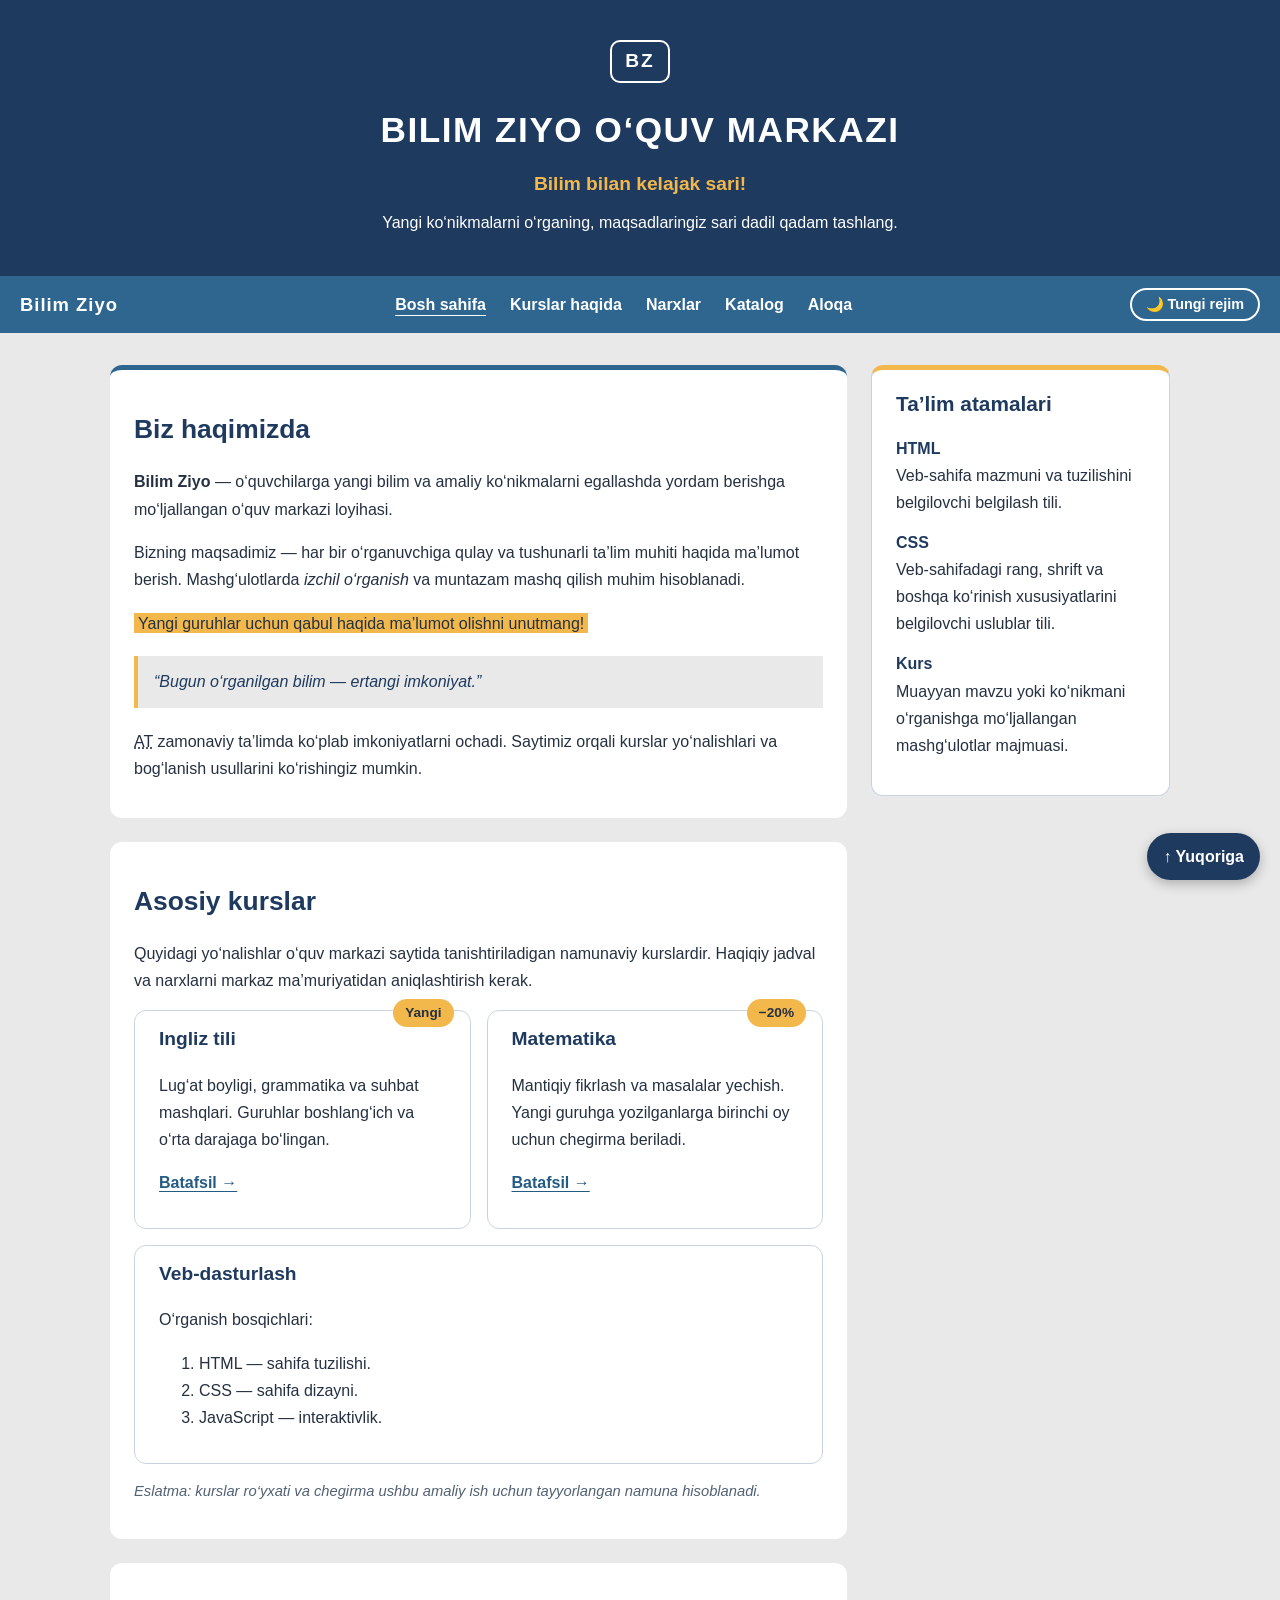
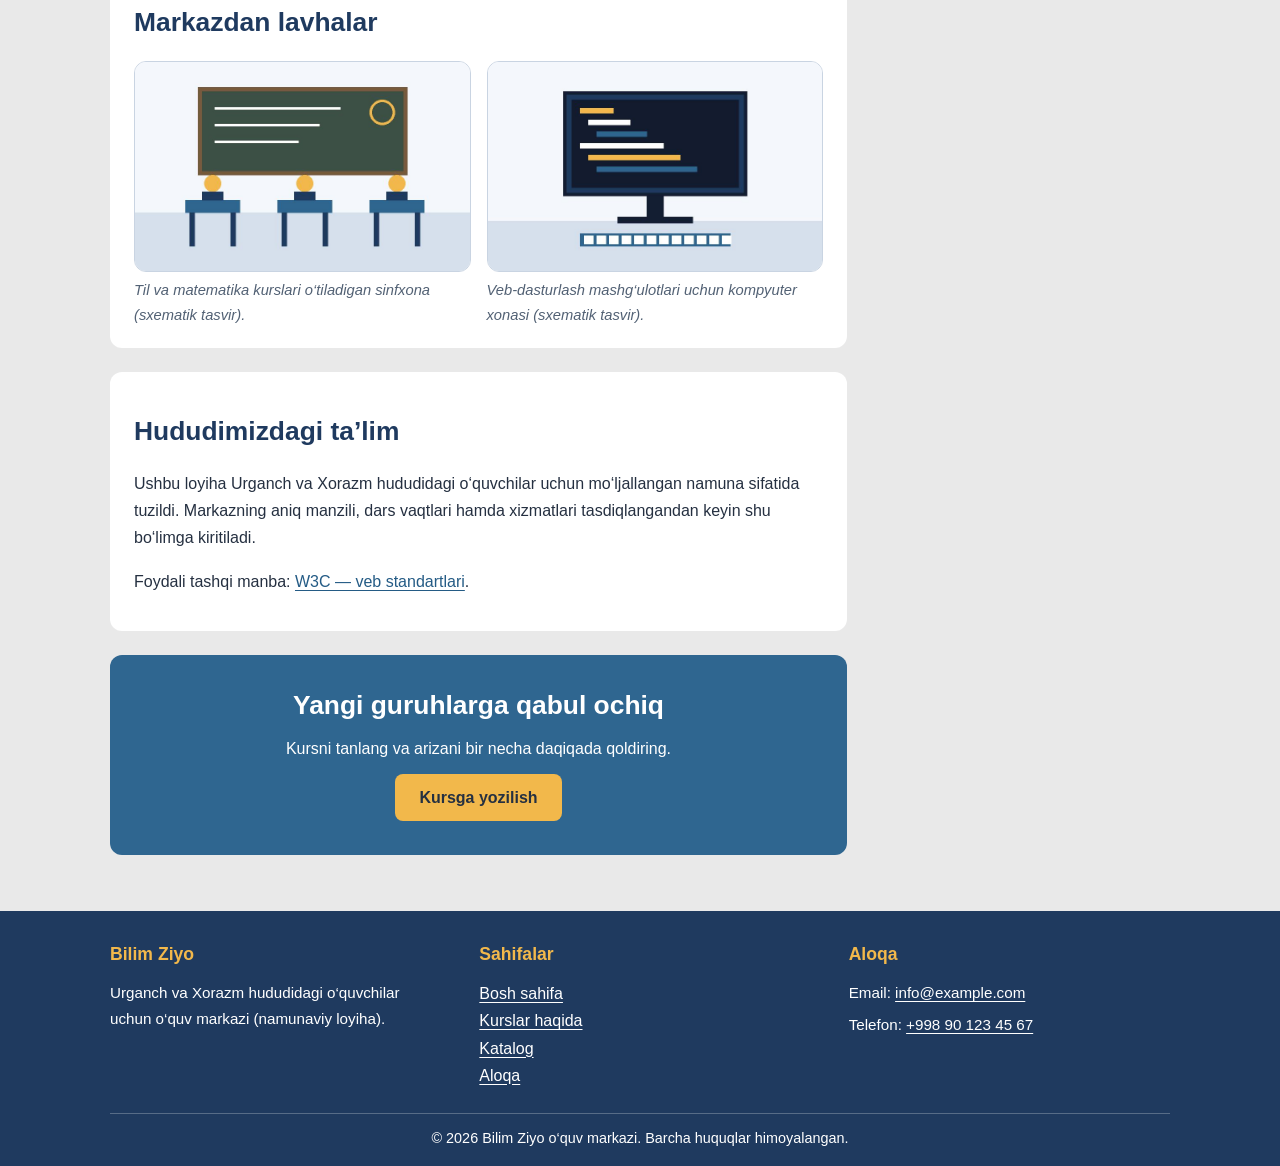
<file: 4-amaliyot/index.html>
<!DOCTYPE html>
<html lang="uz">
<head>
    <meta charset="UTF-8">
    <meta name="viewport" content="width=device-width, initial-scale=1.0">
    <meta name="description" content="Bilim Ziyo o‘quv markazi, kurslar va ta’lim imkoniyatlari haqida ma’lumot.">
    <title>Bilim Ziyo — O‘quv markazi</title>
    <link rel="stylesheet" href="css/style.css">
</head>
<body id="yuqori">
    <header class="site-header">
        <p class="brand-mark">BZ</p>
        <h1>Bilim Ziyo o‘quv markazi</h1>
        <p class="tagline">Bilim bilan kelajak sari!</p>
        <p>Yangi ko‘nikmalarni o‘rganing, maqsadlaringiz sari dadil qadam tashlang.</p>
    </header>

    <nav class="site-nav" aria-label="Asosiy navigatsiya">
        <a class="nav-brand" href="index.html">Bilim Ziyo</a>
        <ul>
            <li><a href="index.html" aria-current="page">Bosh sahifa</a></li>
            <li><a href="batafsil.html">Kurslar haqida</a></li>
            <li><a href="batafsil.html#narxlar">Narxlar</a></li>
            <li><a href="katalog.html">Katalog</a></li>
            <li><a href="aloqa.html">Aloqa</a></li>
        </ul>
        <button class="tema-tugma" id="temaTugma" type="button">🌙 Tungi rejim</button>
    </nav>

    <main class="container">
        <div class="layout">
            <div class="content">
                <section class="intro">
                    <h2>Biz haqimizda</h2>
                    <p><strong>Bilim Ziyo</strong> — o‘quvchilarga yangi bilim va amaliy ko‘nikmalarni egallashda yordam berishga mo‘ljallangan o‘quv markazi loyihasi.</p>
                    <p>Bizning maqsadimiz — har bir o‘rganuvchiga qulay va tushunarli ta’lim muhiti haqida ma’lumot berish. Mashg‘ulotlarda <em>izchil o‘rganish</em> va muntazam mashq qilish muhim hisoblanadi.</p>
                    <p><mark>Yangi guruhlar uchun qabul haqida ma’lumot olishni unutmang!</mark></p>
                    <blockquote>
                        “Bugun o‘rganilgan bilim — ertangi imkoniyat.”
                    </blockquote>
                    <p><abbr title="Axborot texnologiyalari">AT</abbr> zamonaviy ta’limda ko‘plab imkoniyatlarni ochadi. Saytimiz orqali kurslar yo‘nalishlari va bog‘lanish usullarini ko‘rishingiz mumkin.</p>
                </section>

                <section id="kurslar">
                    <h2>Asosiy kurslar</h2>
                    <p>Quyidagi yo‘nalishlar o‘quv markazi saytida tanishtiriladigan namunaviy kurslardir. Haqiqiy jadval va narxlarni markaz ma’muriyatidan aniqlashtirish kerak.</p>
                    <div class="cards">
                        <article class="card">
                            <span class="badge">Yangi</span>
                            <h3>Ingliz tili</h3>
                            <p>Lug‘at boyligi, grammatika va suhbat mashqlari. Guruhlar boshlang‘ich va o‘rta darajaga bo‘lingan.</p>
                            <p><a class="more-link" href="batafsil.html#yonalishlar">Batafsil →</a></p>
                        </article>
                        <article class="card">
                            <span class="badge">−20%</span>
                            <h3>Matematika</h3>
                            <p>Mantiqiy fikrlash va masalalar yechish. Yangi guruhga yozilganlarga birinchi oy uchun chegirma beriladi.</p>
                            <p><a class="more-link" href="batafsil.html#yonalishlar">Batafsil →</a></p>
                        </article>
                        <article class="card">
                            <h3>Veb-dasturlash</h3>
                            <p>O‘rganish bosqichlari:</p>
                            <ol>
                                <li>HTML — sahifa tuzilishi.</li>
                                <li>CSS — sahifa dizayni.</li>
                                <li>JavaScript — interaktivlik.</li>
                            </ol>
                        </article>
                    </div>
                    <p class="izoh">Eslatma: kurslar ro‘yxati va chegirma ushbu amaliy ish uchun tayyorlangan namuna hisoblanadi.</p>
                </section>

                <section id="lavhalar">
                    <h2>Markazdan lavhalar</h2>
                    <div class="gallery">
                        <figure>
                            <img src="rasmlar/sinfxona.jpg" width="800" height="500" alt="Doska va uchta o‘quvchi stoli joylashgan sinfxona tasviri">
                            <figcaption>Til va matematika kurslari o‘tiladigan sinfxona (sxematik tasvir).</figcaption>
                        </figure>
                        <figure>
                            <img src="rasmlar/kompyuter-xonasi.jpg" width="800" height="500" alt="Ekranida dastur kodi ko‘rinib turgan kompyuter monitori va klaviatura">
                            <figcaption>Veb-dasturlash mashg‘ulotlari uchun kompyuter xonasi (sxematik tasvir).</figcaption>
                        </figure>
                    </div>
                </section>

                <section class="local-info">
                    <h2>Hududimizdagi ta’lim</h2>
                    <p>Ushbu loyiha Urganch va Xorazm hududidagi o‘quvchilar uchun mo‘ljallangan namuna sifatida tuzildi. Markazning aniq manzili, dars vaqtlari hamda xizmatlari tasdiqlangandan keyin shu bo‘limga kiritiladi.</p>
                    <p>Foydali tashqi manba: <a href="https://www.w3.org/" target="_blank" rel="noopener">W3C — veb standartlari</a>.</p>
                </section>

                <section class="cta">
                    <h2>Yangi guruhlarga qabul ochiq</h2>
                    <p>Kursni tanlang va arizani bir necha daqiqada qoldiring.</p>
                    <a class="btn" href="aloqa.html">Kursga yozilish</a>
                </section>
            </div>

            <aside class="sidebar">
                <h2>Ta’lim atamalari</h2>
                <dl>
                    <dt>HTML</dt>
                    <dd>Veb-sahifa mazmuni va tuzilishini belgilovchi belgilash tili.</dd>
                    <dt>CSS</dt>
                    <dd>Veb-sahifadagi rang, shrift va boshqa ko‘rinish xususiyatlarini belgilovchi uslublar tili.</dd>
                    <dt>Kurs</dt>
                    <dd>Muayyan mavzu yoki ko‘nikmani o‘rganishga mo‘ljallangan mashg‘ulotlar majmuasi.</dd>
                </dl>
            </aside>
        </div>
    </main>

    <footer class="site-footer">
        <div class="container">
            <div class="footer-cols">
                <div class="footer-col">
                    <h2>Bilim Ziyo</h2>
                    <p>Urganch va Xorazm hududidagi o‘quvchilar uchun o‘quv markazi (namunaviy loyiha).</p>
                </div>
                <div class="footer-col">
                    <h2>Sahifalar</h2>
                    <ul>
                        <li><a href="index.html">Bosh sahifa</a></li>
                        <li><a href="batafsil.html">Kurslar haqida</a></li>
                        <li><a href="katalog.html">Katalog</a></li>
                        <li><a href="aloqa.html">Aloqa</a></li>
                    </ul>
                </div>
                <div class="footer-col">
                    <h2>Aloqa</h2>
                    <p>Email: <a href="mailto:info@example.com">info@example.com</a></p>
                    <p>Telefon: <a href="tel:+998901234567">+998 90 123 45 67</a></p>
                </div>
            </div>
            <p class="copyright">&copy; 2026 Bilim Ziyo o‘quv markazi. Barcha huquqlar himoyalangan.</p>
        </div>
    </footer>

    <a class="to-top" href="#yuqori">↑ Yuqoriga</a>
    <script src="js/ui.js" defer></script>
</body>
</html>
</file>
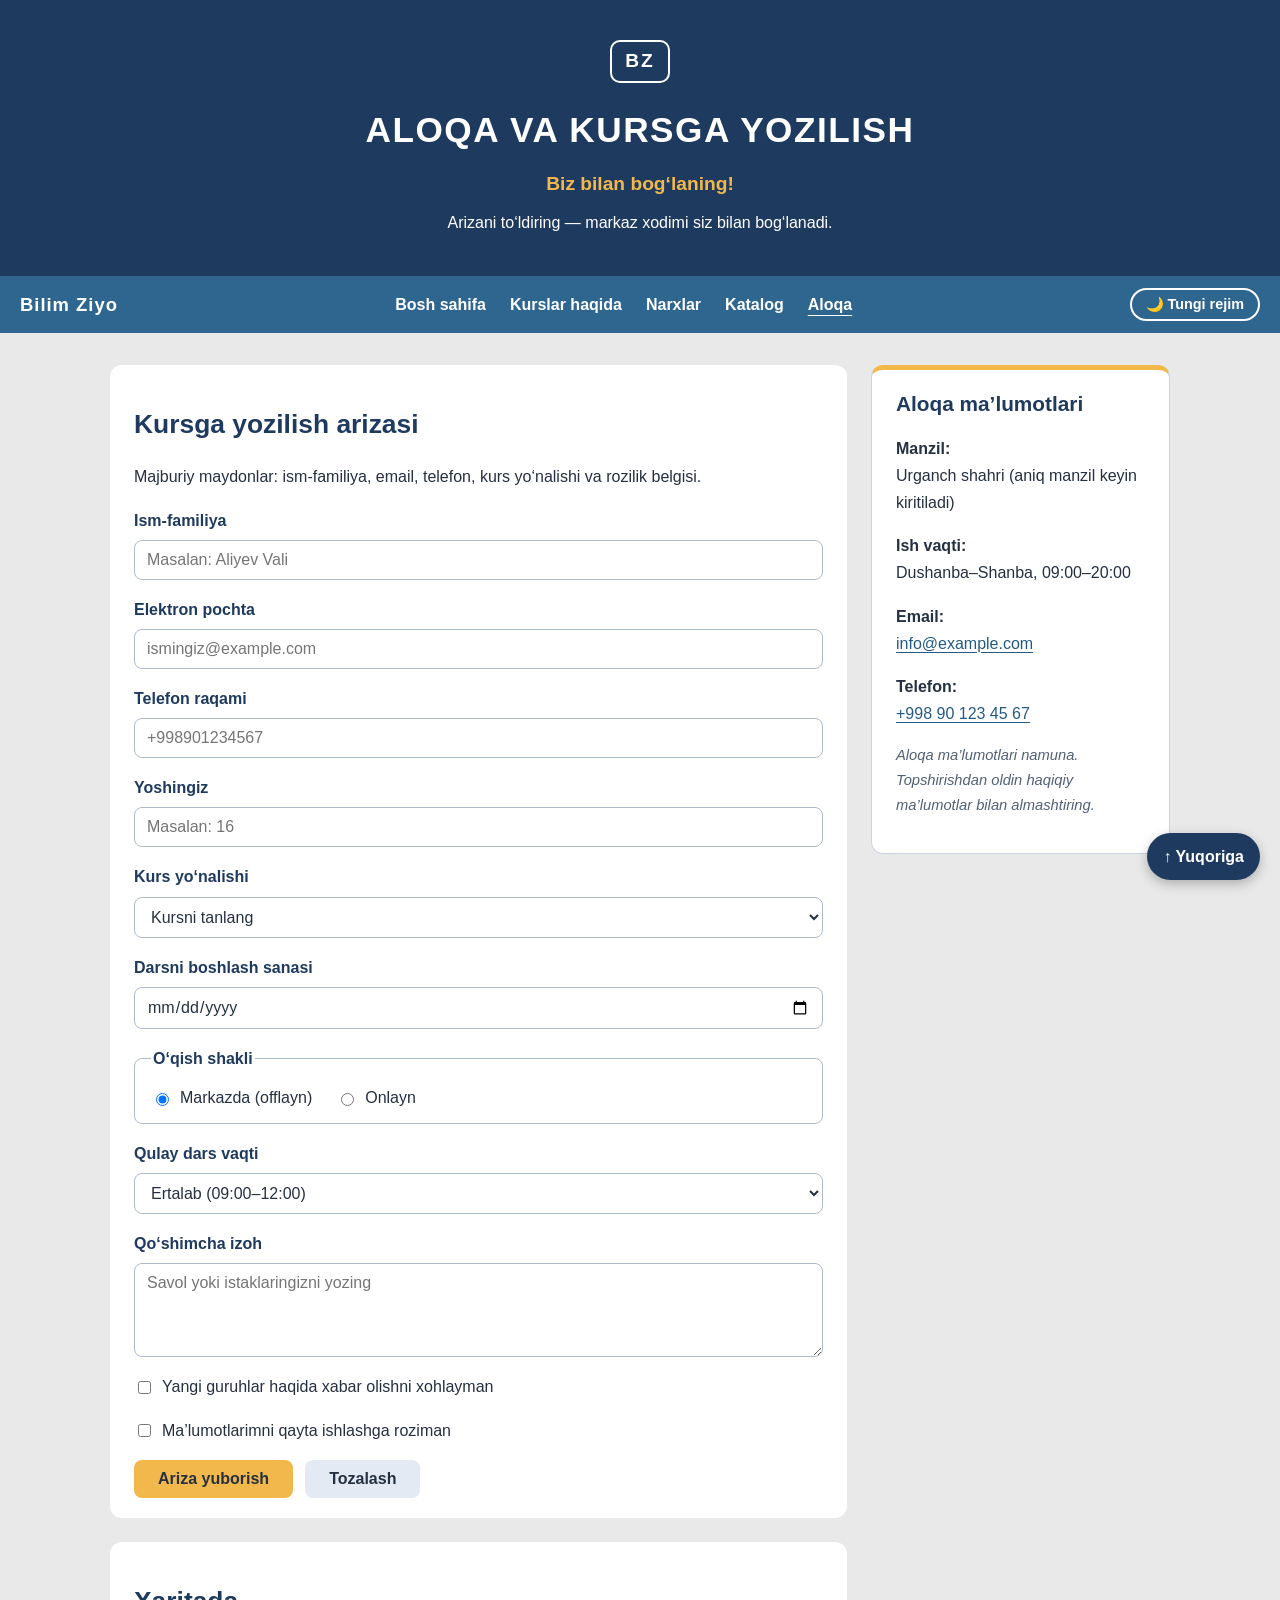
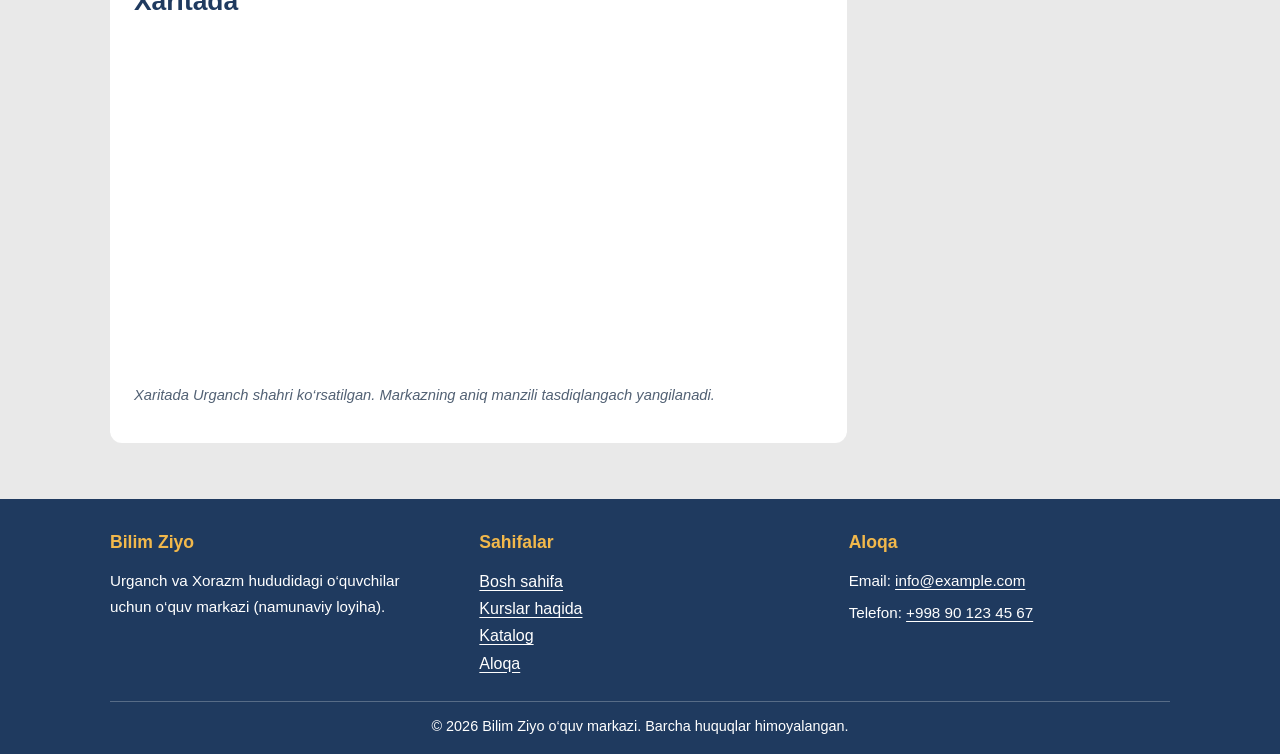
<file: 4-amaliyot/aloqa.html>
<!DOCTYPE html>
<html lang="uz">
<head>
    <meta charset="UTF-8">
    <meta name="viewport" content="width=device-width, initial-scale=1.0">
    <meta name="description" content="Bilim Ziyo o‘quv markazi kurslariga yozilish formasi va aloqa ma’lumotlari.">
    <title>Aloqa va kursga yozilish — Bilim Ziyo</title>
    <link rel="stylesheet" href="css/style.css">
</head>
<body id="yuqori">
    <header class="site-header">
        <p class="brand-mark">BZ</p>
        <h1>Aloqa va kursga yozilish</h1>
        <p class="tagline">Biz bilan bog‘laning!</p>
        <p>Arizani to‘ldiring — markaz xodimi siz bilan bog‘lanadi.</p>
    </header>

    <nav class="site-nav" aria-label="Asosiy navigatsiya">
        <a class="nav-brand" href="index.html">Bilim Ziyo</a>
        <ul>
            <li><a href="index.html">Bosh sahifa</a></li>
            <li><a href="batafsil.html">Kurslar haqida</a></li>
            <li><a href="batafsil.html#narxlar">Narxlar</a></li>
            <li><a href="katalog.html">Katalog</a></li>
            <li><a href="aloqa.html" aria-current="page">Aloqa</a></li>
        </ul>
        <button class="tema-tugma" id="temaTugma" type="button">🌙 Tungi rejim</button>
    </nav>

    <main class="container">
        <div class="layout">
            <div class="content">
                <section id="forma">
                    <h2>Kursga yozilish arizasi</h2>
                    <p>Majburiy maydonlar: ism-familiya, email, telefon, kurs yo‘nalishi va rozilik belgisi.</p>

                    <form class="enroll-form" id="ariza" method="post" novalidate>
                        <div class="form-field">
                            <label for="ism">Ism-familiya</label>
                            <input type="text" id="ism" name="ism" placeholder="Masalan: Aliyev Vali" autocomplete="name" required>
                            <p class="xato" id="ism-xato"></p>
                        </div>

                        <div class="form-field">
                            <label for="email">Elektron pochta</label>
                            <input type="email" id="email" name="email" placeholder="ismingiz@example.com" autocomplete="email" required>
                            <p class="xato" id="email-xato"></p>
                        </div>

                        <div class="form-field">
                            <label for="telefon">Telefon raqami</label>
                            <input type="tel" id="telefon" name="telefon" placeholder="+998901234567" pattern="\+998[0-9]{9}" title="Format: +998 va 9 ta raqam, masalan +998901234567" autocomplete="tel" required>
                            <p class="xato" id="telefon-xato"></p>
                        </div>

                        <div class="form-field">
                            <label for="yosh">Yoshingiz</label>
                            <input type="number" id="yosh" name="yosh" min="7" max="70" placeholder="Masalan: 16">
                            <p class="xato" id="yosh-xato"></p>
                        </div>

                        <div class="form-field">
                            <label for="kurs">Kurs yo‘nalishi</label>
                            <select id="kurs" name="kurs" required>
                                <option value="" selected disabled>Kursni tanlang</option>
                                <option value="ingliz">Ingliz tili</option>
                                <option value="matematika">Matematika</option>
                                <option value="veb">Veb-dasturlash</option>
                            </select>
                            <p class="xato" id="kurs-xato"></p>
                        </div>

                        <div class="form-field">
                            <label for="boshlash">Darsni boshlash sanasi</label>
                            <input type="date" id="boshlash" name="boshlash" min="2026-11-10" max="2027-01-31">
                        </div>

                        <fieldset>
                            <legend>O‘qish shakli</legend>
                            <div class="radio-group">
                                <div class="radio-option">
                                    <input type="radio" id="shakl-markaz" name="shakl" value="markazda" checked>
                                    <label for="shakl-markaz">Markazda (offlayn)</label>
                                </div>
                                <div class="radio-option">
                                    <input type="radio" id="shakl-onlayn" name="shakl" value="onlayn">
                                    <label for="shakl-onlayn">Onlayn</label>
                                </div>
                            </div>
                        </fieldset>

                        <div class="form-field">
                            <label for="vaqt">Qulay dars vaqti</label>
                            <select id="vaqt" name="vaqt">
                                <option value="ertalab">Ertalab (09:00–12:00)</option>
                                <option value="tushdan-keyin">Tushdan keyin (14:00–17:00)</option>
                                <option value="kechqurun">Kechqurun (17:30–20:00)</option>
                            </select>
                        </div>

                        <div class="form-field">
                            <label for="izoh">Qo‘shimcha izoh</label>
                            <textarea id="izoh" name="izoh" rows="4" placeholder="Savol yoki istaklaringizni yozing"></textarea>
                            <p class="xato" id="izoh-xato"></p>
                        </div>

                        <div class="check-field">
                            <input type="checkbox" id="yangilik" name="yangilik" value="ha">
                            <label for="yangilik">Yangi guruhlar haqida xabar olishni xohlayman</label>
                        </div>

                        <div class="check-field">
                            <input type="checkbox" id="rozilik" name="rozilik" value="ha" required>
                            <label for="rozilik">Ma’lumotlarimni qayta ishlashga roziman</label>
                        </div>
                        <p class="xato" id="rozilik-xato"></p>

                        <div class="form-buttons">
                            <button class="btn" type="submit">Ariza yuborish</button>
                            <button class="btn btn-light" type="reset">Tozalash</button>
                        </div>
                        <p class="muvaffaqiyat" id="muvaffaqiyat" role="status" hidden></p>
                    </form>
                </section>

                <section id="xarita">
                    <h2>Xaritada</h2>
                    <iframe class="map-frame" title="Urganch shahri xaritasi (Google Maps)" src="https://www.google.com/maps?q=Urganch&amp;output=embed" loading="lazy" referrerpolicy="no-referrer-when-downgrade"></iframe>
                    <p class="izoh">Xaritada Urganch shahri ko‘rsatilgan. Markazning aniq manzili tasdiqlangach yangilanadi.</p>
                </section>
            </div>

            <aside class="sidebar">
                <h2>Aloqa ma’lumotlari</h2>
                <p><strong>Manzil:</strong><br>Urganch shahri (aniq manzil keyin kiritiladi)</p>
                <p><strong>Ish vaqti:</strong><br>Dushanba–Shanba, 09:00–20:00</p>
                <p><strong>Email:</strong><br><a href="mailto:info@example.com">info@example.com</a></p>
                <p><strong>Telefon:</strong><br><a href="tel:+998901234567">+998 90 123 45 67</a></p>
                <p class="izoh">Aloqa ma’lumotlari namuna. Topshirishdan oldin haqiqiy ma’lumotlar bilan almashtiring.</p>
            </aside>
        </div>
    </main>

    <footer class="site-footer">
        <div class="container">
            <div class="footer-cols">
                <div class="footer-col">
                    <h2>Bilim Ziyo</h2>
                    <p>Urganch va Xorazm hududidagi o‘quvchilar uchun o‘quv markazi (namunaviy loyiha).</p>
                </div>
                <div class="footer-col">
                    <h2>Sahifalar</h2>
                    <ul>
                        <li><a href="index.html">Bosh sahifa</a></li>
                        <li><a href="batafsil.html">Kurslar haqida</a></li>
                        <li><a href="katalog.html">Katalog</a></li>
                        <li><a href="aloqa.html">Aloqa</a></li>
                    </ul>
                </div>
                <div class="footer-col">
                    <h2>Aloqa</h2>
                    <p>Email: <a href="mailto:info@example.com">info@example.com</a></p>
                    <p>Telefon: <a href="tel:+998901234567">+998 90 123 45 67</a></p>
                </div>
            </div>
            <p class="copyright">&copy; 2026 Bilim Ziyo o‘quv markazi. Barcha huquqlar himoyalangan.</p>
        </div>
    </footer>

    <a class="to-top" href="#yuqori">↑ Yuqoriga</a>
    <script src="js/ui.js" defer></script>
</body>
</html>
</file>
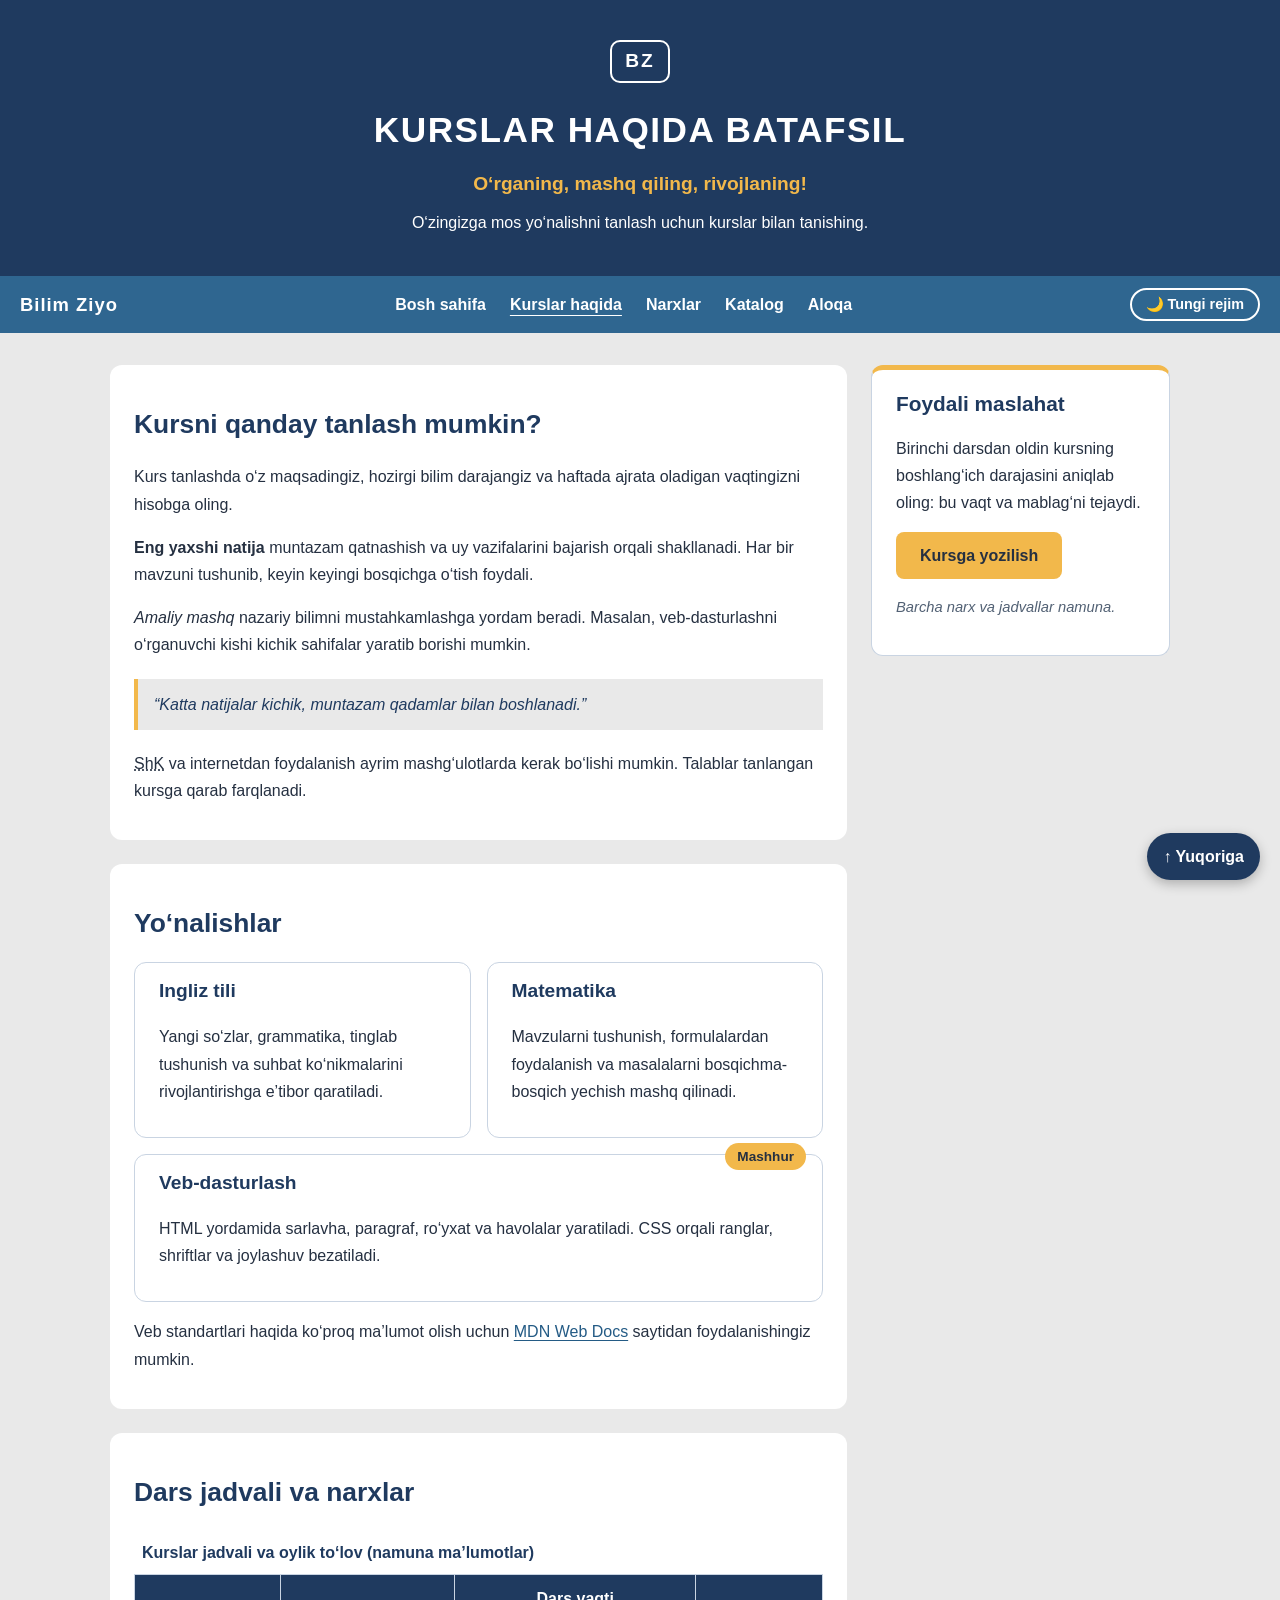
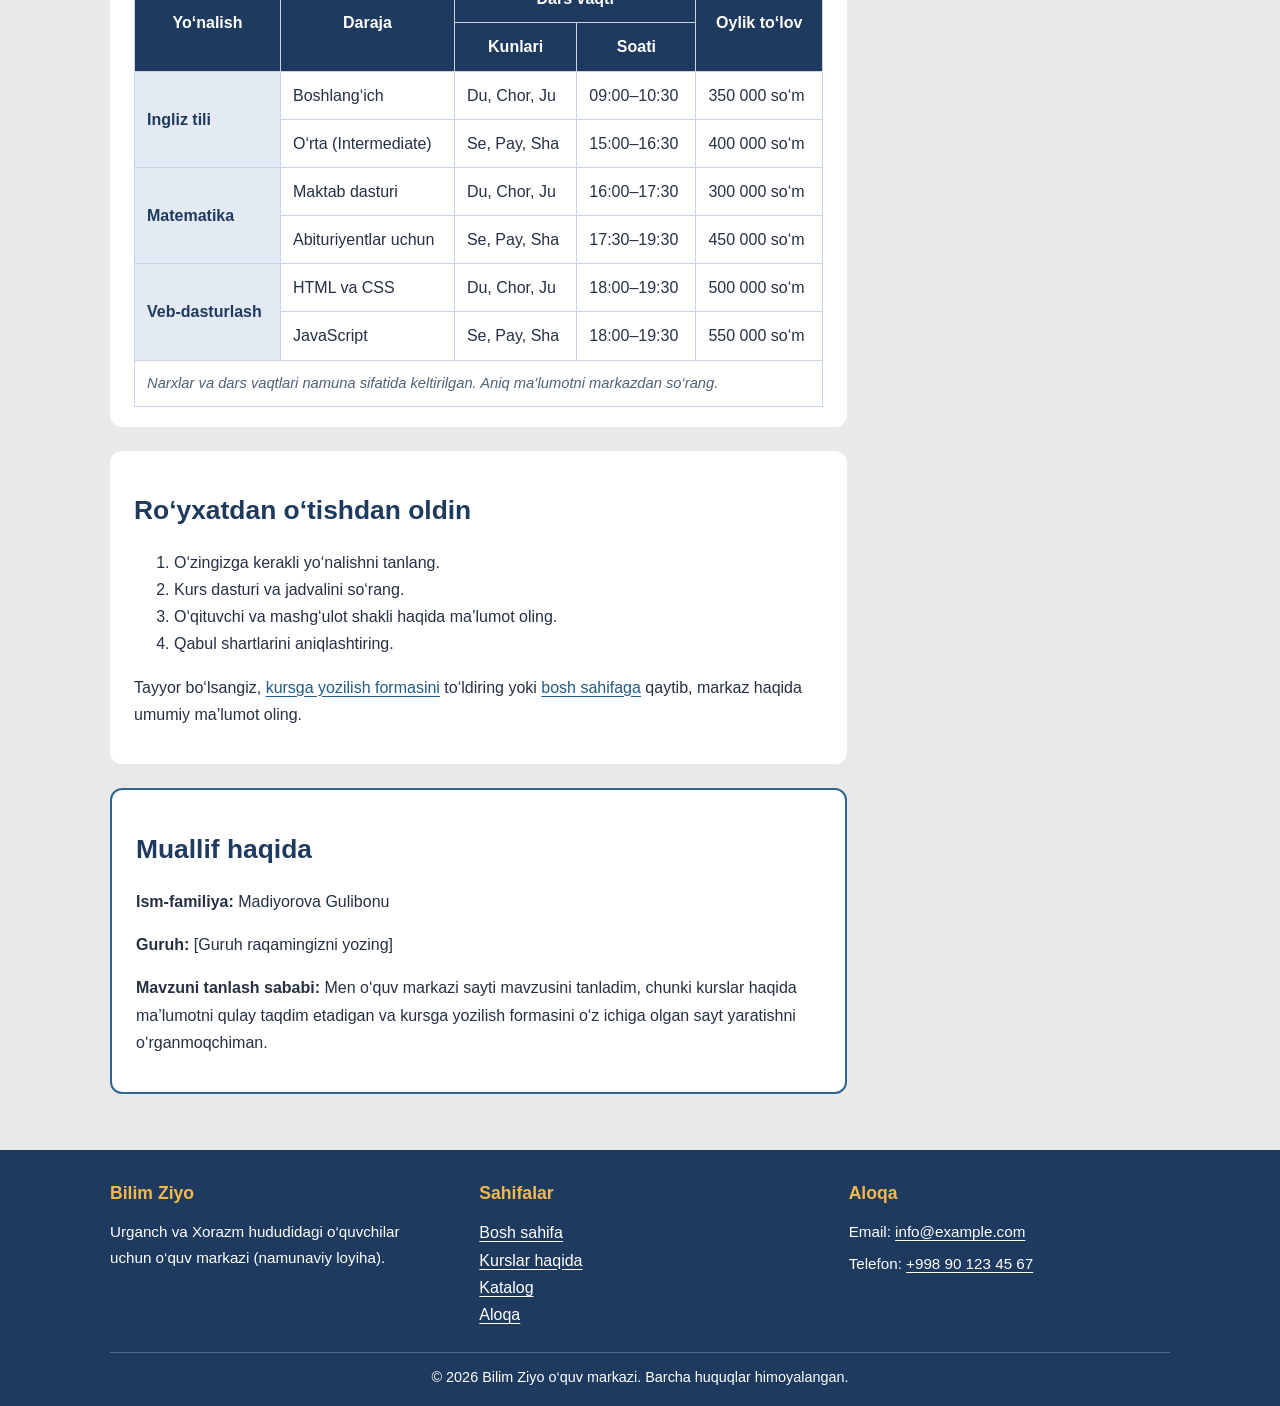
<file: 4-amaliyot/batafsil.html>
<!DOCTYPE html>
<html lang="uz">
<head>
    <meta charset="UTF-8">
    <meta name="viewport" content="width=device-width, initial-scale=1.0">
    <meta name="description" content="Bilim Ziyo o‘quv markazining kurs yo‘nalishlari, dars jadvali va narxlari.">
    <title>Kurslar haqida — Bilim Ziyo</title>
    <link rel="stylesheet" href="css/style.css">
</head>
<body id="yuqori">
    <header class="site-header">
        <p class="brand-mark">BZ</p>
        <h1>Kurslar haqida batafsil</h1>
        <p class="tagline">O‘rganing, mashq qiling, rivojlaning!</p>
        <p>O‘zingizga mos yo‘nalishni tanlash uchun kurslar bilan tanishing.</p>
    </header>

    <nav class="site-nav" aria-label="Asosiy navigatsiya">
        <a class="nav-brand" href="index.html">Bilim Ziyo</a>
        <ul>
            <li><a href="index.html">Bosh sahifa</a></li>
            <li><a href="batafsil.html" aria-current="page">Kurslar haqida</a></li>
            <li><a href="#narxlar">Narxlar</a></li>
            <li><a href="katalog.html">Katalog</a></li>
            <li><a href="aloqa.html">Aloqa</a></li>
        </ul>
        <button class="tema-tugma" id="temaTugma" type="button">🌙 Tungi rejim</button>
    </nav>

    <main class="container">
        <div class="layout">
            <div class="content">
                <section>
                    <h2>Kursni qanday tanlash mumkin?</h2>
                    <p>Kurs tanlashda o‘z maqsadingiz, hozirgi bilim darajangiz va haftada ajrata oladigan vaqtingizni hisobga oling.</p>
                    <p><strong>Eng yaxshi natija</strong> muntazam qatnashish va uy vazifalarini bajarish orqali shakllanadi. Har bir mavzuni tushunib, keyin keyingi bosqichga o‘tish foydali.</p>
                    <p><em>Amaliy mashq</em> nazariy bilimni mustahkamlashga yordam beradi. Masalan, veb-dasturlashni o‘rganuvchi kishi kichik sahifalar yaratib borishi mumkin.</p>
                    <blockquote>
                        “Katta natijalar kichik, muntazam qadamlar bilan boshlanadi.”
                    </blockquote>
                    <p><abbr title="Shaxsiy kompyuter">ShK</abbr> va internetdan foydalanish ayrim mashg‘ulotlarda kerak bo‘lishi mumkin. Talablar tanlangan kursga qarab farqlanadi.</p>
                </section>

                <section id="yonalishlar">
                    <h2>Yo‘nalishlar</h2>
                    <div class="cards">
                        <article class="card">
                            <h3>Ingliz tili</h3>
                            <p>Yangi so‘zlar, grammatika, tinglab tushunish va suhbat ko‘nikmalarini rivojlantirishga e’tibor qaratiladi.</p>
                        </article>
                        <article class="card">
                            <h3>Matematika</h3>
                            <p>Mavzularni tushunish, formulalardan foydalanish va masalalarni bosqichma-bosqich yechish mashq qilinadi.</p>
                        </article>
                        <article class="card">
                            <span class="badge">Mashhur</span>
                            <h3>Veb-dasturlash</h3>
                            <p>HTML yordamida sarlavha, paragraf, ro‘yxat va havolalar yaratiladi. CSS orqali ranglar, shriftlar va joylashuv bezatiladi.</p>
                        </article>
                    </div>
                    <p>Veb standartlari haqida ko‘proq ma’lumot olish uchun <a href="https://developer.mozilla.org/" target="_blank" rel="noopener">MDN Web Docs</a> saytidan foydalanishingiz mumkin.</p>
                </section>

                <section id="narxlar">
                    <h2>Dars jadvali va narxlar</h2>
                    <div class="table-wrap">
                        <table>
                            <caption>Kurslar jadvali va oylik to‘lov (namuna ma’lumotlar)</caption>
                            <thead>
                                <tr>
                                    <th rowspan="2">Yo‘nalish</th>
                                    <th rowspan="2">Daraja</th>
                                    <th colspan="2">Dars vaqti</th>
                                    <th rowspan="2">Oylik to‘lov</th>
                                </tr>
                                <tr>
                                    <th>Kunlari</th>
                                    <th>Soati</th>
                                </tr>
                            </thead>
                            <tbody>
                                <tr>
                                    <th scope="rowgroup" rowspan="2">Ingliz tili</th>
                                    <td>Boshlang‘ich</td>
                                    <td>Du, Chor, Ju</td>
                                    <td>09:00–10:30</td>
                                    <td>350 000 so‘m</td>
                                </tr>
                                <tr>
                                    <td>O‘rta (Intermediate)</td>
                                    <td>Se, Pay, Sha</td>
                                    <td>15:00–16:30</td>
                                    <td>400 000 so‘m</td>
                                </tr>
                                <tr>
                                    <th scope="rowgroup" rowspan="2">Matematika</th>
                                    <td>Maktab dasturi</td>
                                    <td>Du, Chor, Ju</td>
                                    <td>16:00–17:30</td>
                                    <td>300 000 so‘m</td>
                                </tr>
                                <tr>
                                    <td>Abituriyentlar uchun</td>
                                    <td>Se, Pay, Sha</td>
                                    <td>17:30–19:30</td>
                                    <td>450 000 so‘m</td>
                                </tr>
                                <tr>
                                    <th scope="rowgroup" rowspan="2">Veb-dasturlash</th>
                                    <td>HTML va CSS</td>
                                    <td>Du, Chor, Ju</td>
                                    <td>18:00–19:30</td>
                                    <td>500 000 so‘m</td>
                                </tr>
                                <tr>
                                    <td>JavaScript</td>
                                    <td>Se, Pay, Sha</td>
                                    <td>18:00–19:30</td>
                                    <td>550 000 so‘m</td>
                                </tr>
                            </tbody>
                            <tfoot>
                                <tr>
                                    <td colspan="5">Narxlar va dars vaqtlari namuna sifatida keltirilgan. Aniq ma’lumotni markazdan so‘rang.</td>
                                </tr>
                            </tfoot>
                        </table>
                    </div>
                </section>

                <section>
                    <h2>Ro‘yxatdan o‘tishdan oldin</h2>
                    <ol>
                        <li>O‘zingizga kerakli yo‘nalishni tanlang.</li>
                        <li>Kurs dasturi va jadvalini so‘rang.</li>
                        <li>O‘qituvchi va mashg‘ulot shakli haqida ma’lumot oling.</li>
                        <li>Qabul shartlarini aniqlashtiring.</li>
                    </ol>
                    <p>Tayyor bo‘lsangiz, <a href="aloqa.html">kursga yozilish formasini</a> to‘ldiring yoki <a href="index.html">bosh sahifaga</a> qaytib, markaz haqida umumiy ma’lumot oling.</p>
                </section>

                <section id="muallif" class="author-box">
                    <h2>Muallif haqida</h2>
                    <p><strong>Ism-familiya:</strong> Madiyorova Gulibonu</p>
                    <p><strong>Guruh:</strong> [Guruh raqamingizni yozing]</p>
                    <p><strong>Mavzuni tanlash sababi:</strong> Men o‘quv markazi sayti mavzusini tanladim, chunki kurslar haqida ma’lumotni qulay taqdim etadigan va kursga yozilish formasini o‘z ichiga olgan sayt yaratishni o‘rganmoqchiman.</p>
                </section>
            </div>

            <aside class="sidebar">
                <h2>Foydali maslahat</h2>
                <p>Birinchi darsdan oldin kursning boshlang‘ich darajasini aniqlab oling: bu vaqt va mablag‘ni tejaydi.</p>
                <p><a class="btn" href="aloqa.html">Kursga yozilish</a></p>
                <p class="izoh">Barcha narx va jadvallar namuna.</p>
            </aside>
        </div>
    </main>

    <footer class="site-footer">
        <div class="container">
            <div class="footer-cols">
                <div class="footer-col">
                    <h2>Bilim Ziyo</h2>
                    <p>Urganch va Xorazm hududidagi o‘quvchilar uchun o‘quv markazi (namunaviy loyiha).</p>
                </div>
                <div class="footer-col">
                    <h2>Sahifalar</h2>
                    <ul>
                        <li><a href="index.html">Bosh sahifa</a></li>
                        <li><a href="batafsil.html">Kurslar haqida</a></li>
                        <li><a href="katalog.html">Katalog</a></li>
                        <li><a href="aloqa.html">Aloqa</a></li>
                    </ul>
                </div>
                <div class="footer-col">
                    <h2>Aloqa</h2>
                    <p>Email: <a href="mailto:info@example.com">info@example.com</a></p>
                    <p>Telefon: <a href="tel:+998901234567">+998 90 123 45 67</a></p>
                </div>
            </div>
            <p class="copyright">&copy; 2026 Bilim Ziyo o‘quv markazi. Barcha huquqlar himoyalangan.</p>
        </div>
    </footer>

    <a class="to-top" href="#yuqori">↑ Yuqoriga</a>
    <script src="js/ui.js" defer></script>
</body>
</html>
</file>
<file: 4-amaliyot/css/style.css>
/* ==========================================================
   Bilim Ziyo — 2-amaliy ish uslublari
   Barcha uslublar shu bitta faylda (inline style yo‘q).
   Ranglar va shriftlar 1-amaliy ishdagidek saqlangan.
   ========================================================== */

/* ---------- 1. Ranglar (CSS o‘zgaruvchilari) ---------- */
:root {
    --asosiy: #1f3a5f;
    --ikkilamchi: #2f6690;
    --urg-u: #f2b84b;
    --fon: #e9e9e9;
    --matn: #253041;
    --oq: #ffffff;
    --chegara: #c9d4e2;
}

/* ---------- 2. BLOK MODELI: B1 ----------
   box-sizing: border-box — width ichiga padding va border ham kiradi.
   Shunda 300px kenglikdagi quti padding qo‘shilsa ham 300px bo‘lib qoladi. */
*,
*::before,
*::after {
    box-sizing: border-box;
}

/* ---------- 3. Umumiy sahifa ---------- */
html {
    scroll-behavior: smooth;
}

body {
    margin: 0;
    font-family: "Roboto", Arial, sans-serif;
    font-size: 16px;
    line-height: 1.7;
    color: var(--matn);
    background-color: var(--fon);
}

h1 {
    margin: 0.25em 0;
    color: white;
    font-size: 2.2rem;
    font-weight: 700;
    text-align: center;
    text-transform: uppercase;
    letter-spacing: 1.5px;
}

h2,
h3 {
    color: var(--asosiy);
    line-height: 1.3;
}

h2 {
    font-size: 1.65rem;
    font-weight: 700;
}

h3 {
    font-size: 1.2rem;
}

p {
    font-size: 1rem;
}

a {
    color: #245b85;
    text-decoration: underline;
    text-underline-offset: 3px;
}

a:visited {
    color: #684a8c;
}

a:hover {
    color: #b45309;
    text-decoration-thickness: 2px;
}

img {
    display: block;
    max-width: 100%;
    height: auto;
}

/* ---------- 4. KONTEYNER: B2 ----------
   max-width — keng ekranda cheklaydi,
   margin: 0 auto — o‘rtaga qo‘yadi,
   padding — yon tomondan bo‘sh joy qoldiradi. */
.container {
    max-width: 1100px;
    margin: 0 auto;
    padding-left: 20px;
    padding-right: 20px;
}

/* ---------- 5. Sarlavha (header) ---------- */
.site-header {
    padding: 2rem 1.25rem;
    color: white;
    text-align: center;
    background-color: var(--asosiy);
}

.site-header p {
    max-width: 760px;
    margin: 0.5rem auto;
}

.brand-mark {
    display: inline-block;
    margin: 0 auto 0.5rem;
    padding: 0.2rem 0.8rem;
    border: 2px solid white;
    border-radius: 10px;
    font-size: 1.2rem;
    font-weight: 700;
    letter-spacing: 2px;
}

.tagline {
    color: var(--urg-u);
    font-size: 1.2rem;
    font-weight: 700;
}

/* ---------- 6. NAVIGATSIYA ----------
   B5: position: sticky; top: 0 — sahifa aylantirilganda menyu tepada qotib turadi.
       z-index — menyu boshqa elementlar ustida ko‘rinishi uchun.
   B8: display: flex; justify-content: space-between; align-items: center; gap. */
.site-nav {
    position: sticky;
    top: 0;
    z-index: 1000;

    display: flex;
    flex-wrap: wrap;
    justify-content: space-between;
    align-items: center;
    gap: 8px 24px;

    padding: 12px 20px;
    background-color: var(--ikkilamchi);
}

.nav-brand,
.nav-brand:visited {
    color: white;
    font-size: 1.15rem;
    font-weight: 700;
    letter-spacing: 1px;
    text-decoration: none;
}

.site-nav ul {
    display: flex;
    flex-wrap: wrap;
    gap: 4px 24px;
    margin: 0;
    padding: 0;
    list-style: none;
}

.site-nav a {
    color: white;
    font-weight: 700;
    text-decoration: none;
}

.site-nav a:visited {
    color: white;
}

.site-nav a:hover {
    color: var(--urg-u);
    text-decoration: underline;
}

.site-nav a[aria-current="page"] {
    text-decoration: underline;
    text-underline-offset: 5px;
}

/* ---------- 7. Asosiy qism va ikki ustunli maket (Flexbox) ---------- */
main {
    padding-top: 32px;
    padding-bottom: 32px;
}

/* .layout: chapda asosiy mazmun, o‘ngda aside.
   flex-wrap: wrap — ekran torayganda aside pastga tushadi. */
.layout {
    display: flex;
    flex-wrap: wrap;
    align-items: flex-start;
    gap: 24px;
}

.content {
    flex: 3 1 560px;
    min-width: 0;            /* keng jadval sahifani sig‘dirib yubormasligi uchun */
}

.sidebar {
    flex: 1 1 240px;
}

/* Havola bilan kelganda sticky menyu sarlavhani yopib qo‘ymasligi uchun */
section[id] {
    scroll-margin-top: 80px;
}

/* ---------- 8. BO‘LIMLAR VA KARTALAR: B3, B4 ---------- */
section {
    margin-bottom: 24px;
    padding: 20px 24px;
    border-radius: 12px;
    background-color: var(--oq);
}

.intro {
    border-top: 5px solid var(--ikkilamchi);
}

/* Karta: padding, border, border-radius, margin.
   B4: "padding: 16px 24px" — 2 qiymatli yozuv (yuqori-past 16px, chap-o‘ng 24px). */
.card {
    position: relative;           /* B6: belgi (badge) shu kartaga nisbatan joylashadi */
    padding: 16px 24px;
    margin: 12px 0;               /* 2 qiymat: yuqori-past 12px, yon 0 */
    border: 1px solid var(--chegara);
    border-radius: 12px;
    background-color: var(--oq);
    transition: transform 0.2s, box-shadow 0.2s;
}

.card:hover {
    transform: translateY(-4px);
    box-shadow: 0 8px 18px rgba(31, 58, 95, 0.15);
}

.card h3 {
    margin-top: 0;
}

/* Aside ham karta ko‘rinishida */
.sidebar {
    padding: 20px 24px;
    border: 1px solid var(--chegara);
    border-top: 5px solid var(--urg-u);
    border-radius: 12px;
    background-color: var(--oq);
}

.sidebar h2 {
    margin-top: 0;
    font-size: 1.3rem;
}

/* ---------- 9. FLEXBOX: kartalar qatori (B9) ----------
   flex-wrap: wrap — joy yetmasa, karta keyingi qatorga tushadi.
   flex: 1 1 240px — karta kamida 240px, bo‘sh joy bo‘lsa teng cho‘ziladi. */
.cards {
    display: flex;
    flex-wrap: wrap;
    gap: 16px;
}

.cards .card {
    flex: 1 1 240px;
    margin: 0;
}

/* ---------- 10. POZITSIYALASH: belgi (B6) ----------
   Ota (.card) — position: relative,
   bola (.badge) — position: absolute; kartaning burchagiga yopishadi. */
.badge {
    position: absolute;
    top: -12px;
    right: 16px;
    padding: 2px 12px;
    border-radius: 20px;
    background-color: var(--urg-u);
    color: var(--matn);
    font-size: 0.85rem;
    font-weight: 700;
}

/* ---------- 11. Rasmlar (figure + figcaption) ---------- */
.gallery {
    display: flex;
    flex-wrap: wrap;
    gap: 16px;
}

figure {
    flex: 1 1 240px;
    margin: 0;
}

figure img {
    width: 100%;
    border: 1px solid var(--chegara);
    border-radius: 12px;
}

figcaption {
    margin-top: 6px;
    color: #526174;
    font-size: 0.92rem;
    font-style: italic;
}

/* ---------- 12. FLEXBOX: markazlashtirish (B11) ----------
   justify-content: center — asosiy o‘q (gorizontal) bo‘yicha markazga,
   align-items: center — ko‘ndalang o‘q (vertikal) bo‘yicha markazga. */
.cta {
    display: flex;
    flex-direction: column;
    justify-content: center;
    align-items: center;
    gap: 12px;
    min-height: 200px;
    text-align: center;
    color: white;
    background-color: var(--ikkilamchi);
}

.cta h2 {
    margin: 0;
    color: white;
}

.cta p {
    margin: 0;
}

/* ---------- 13. Tugmalar ---------- */
.btn,
.btn:visited {
    display: inline-block;
    padding: 10px 24px;
    border: 0;
    border-radius: 8px;
    background-color: var(--urg-u);
    color: var(--matn);
    font-family: inherit;
    font-size: 1rem;
    font-weight: 700;
    text-decoration: none;
    cursor: pointer;
}

.btn:hover {
    background-color: #ffd27a;
    color: var(--matn);
    text-decoration: none;
}

.btn-light,
.btn-light:visited {
    background-color: #e3eaf3;
}

.btn-light:hover {
    background-color: #cfdae8;
}

.more-link {
    font-weight: 700;
}

/* ---------- 14. POZITSIYALASH: «Yuqoriga» tugmasi (B7) ----------
   position: fixed — ekranning o‘ng-pastki burchagida qotib turadi.
   href="#yuqori" — sahifa boshidagi <body id="yuqori"> ga olib boradi. */
.to-top,
.to-top:visited {
    position: fixed;
    right: 20px;
    bottom: 20px;
    z-index: 900;
    padding: 10px 16px;
    border-radius: 24px;
    background-color: var(--asosiy);
    color: white;
    font-weight: 700;
    text-decoration: none;
    box-shadow: 0 4px 12px rgba(0, 0, 0, 0.25);
}

.to-top:hover {
    background-color: var(--urg-u);
    color: var(--matn);
}

/* ---------- 15. Matn elementlari ---------- */
.izoh {
    color: #526174;
    font-size: 0.92rem;
    font-style: italic;
}

mark {
    padding: 0.1rem 0.25rem;
    color: var(--matn);
    background-color: var(--urg-u);
}

blockquote {
    margin: 1.25rem 0;
    padding: 0.75rem 1rem;
    border-left: 4px solid var(--urg-u);
    color: var(--asosiy);
    background-color: var(--fon);
    font-style: italic;
}

dt {
    margin-top: 0.8rem;
    color: var(--asosiy);
    font-weight: 700;
}

dd {
    margin-left: 0;
}

.author-box {
    border: 2px solid var(--ikkilamchi);
}

/* ---------- 16. JADVAL ---------- */
/* Keng jadval telefonda sahifani kengaytirmasligi uchun o‘z ichida aylantiriladi */
.table-wrap {
    overflow-x: auto;
}

table {
    width: 100%;
    min-width: 560px;
    border-collapse: collapse;
}

caption {
    padding: 8px;
    color: var(--asosiy);
    font-weight: 700;
    text-align: left;
}

th,
td {
    padding: 10px 12px;
    border: 1px solid var(--chegara);
    text-align: left;
}

thead th {
    color: white;
    background-color: var(--asosiy);
    text-align: center;
}

tbody th {
    background-color: #e3eaf3;
    color: var(--asosiy);
}

tbody tr:hover td {
    background-color: #fff6df;
}

tfoot td {
    color: #526174;
    font-size: 0.92rem;
    font-style: italic;
}

/* ---------- 17. FORMA (B12) ----------
   Har bir label+maydon — .form-field.
   flex-direction: column — label tepada, maydon pastda; gap — oralari. */
.enroll-form {
    display: flex;
    flex-direction: column;
    gap: 16px;
}

.form-field {
    display: flex;
    flex-direction: column;
    gap: 6px;
}

.form-field label,
legend {
    color: var(--asosiy);
    font-weight: 700;
}

.form-field input,
.form-field select,
.form-field textarea {
    width: 100%;
    padding: 10px 12px;
    border: 1px solid #aebbcc;
    border-radius: 8px;
    background-color: var(--oq);
    color: var(--matn);
    font-family: inherit;
    font-size: 1rem;
}

.form-field input:focus,
.form-field select:focus,
.form-field textarea:focus {
    border-color: var(--ikkilamchi);
    outline: 2px solid var(--urg-u);
}

fieldset {
    margin: 0;
    padding: 12px 16px;
    border: 1px solid #aebbcc;
    border-radius: 8px;
}

.radio-group {
    display: flex;
    flex-wrap: wrap;
    gap: 8px 24px;
}

.radio-option,
.check-field {
    display: flex;
    align-items: center;
    gap: 8px;
}

.form-buttons {
    display: flex;
    flex-wrap: wrap;
    gap: 12px;
}

/* ---------- 18. Xarita (iframe) ---------- */
.map-frame {
    width: 100%;
    height: 320px;
    border: 0;
    border-radius: 12px;
}

/* ---------- 19. FLEXBOX: footer (B10) ----------
   Footer 3 ustunli: har biri flex: 1 1 200px.
   Ekran torayganda ustunlar ostma-ost tushadi. */
.site-footer {
    padding: 32px 0 16px;
    color: white;
    background-color: var(--asosiy);
}

.footer-cols {
    display: flex;
    flex-wrap: wrap;
    gap: 24px 48px;
}

.footer-col {
    flex: 1 1 200px;
}

.footer-col h2 {
    margin-top: 0;
    color: var(--urg-u);
    font-size: 1.1rem;
}

.footer-col ul {
    margin: 0;
    padding: 0;
    list-style: none;
}

.footer-col p {
    margin: 0 0 6px;
    font-size: 0.95rem;
}

.site-footer a,
.site-footer a:visited {
    color: white;
}

.site-footer a:hover {
    color: var(--urg-u);
}

.copyright {
    margin: 24px 0 0;
    padding-top: 12px;
    border-top: 1px solid rgba(255, 255, 255, 0.25);
    font-size: 0.9rem;
    text-align: center;
}

/* ---------- 20. Kichik ekranlar (telefon) ---------- */
@media (max-width: 600px) {
    h1 {
        font-size: 1.65rem;
    }

    .container {
        padding-left: 12px;
        padding-right: 12px;
    }

    main {
        padding-top: 16px;
    }

    section {
        padding: 16px;
    }

    .site-nav {
        padding: 10px 12px;
    }

    .site-nav ul {
        gap: 4px 16px;
    }
}

/* ==========================================================
   4-AMALIY ISH: katalog, statistika, modal, forma xatolari, tungi rejim
   ========================================================== */

/* ---------- 21. Statistika bloki ---------- */
.stat-qator {
    display: flex;
    flex-wrap: wrap;
    gap: 16px;
}

.stat {
    flex: 1 1 180px;
    padding: 12px 16px;
    border: 1px solid var(--chegara);
    border-radius: 12px;
    background-color: var(--fon);
    text-align: center;
}

.stat-son {
    display: block;
    color: var(--asosiy);
    font-size: 1.4rem;
    font-weight: 700;
}

.stat-nom {
    color: #526174;
    font-size: 0.92rem;
}

/* ---------- 22. Qidiruv / filtr / saralash paneli ---------- */
.boshqaruv {
    display: flex;
    flex-wrap: wrap;
    gap: 16px;
    margin-bottom: 8px;
}

.boshqaruv .form-field {
    flex: 1 1 200px;
}

/* ---------- 23. Katalog kartalari (grid) ---------- */
.katalog {
    display: grid;
    grid-template-columns: repeat(auto-fill, minmax(220px, 1fr));
    gap: 24px 16px;
    margin-top: 16px;
}

.katalog .card {
    display: flex;
    flex-direction: column;
    gap: 4px;
    margin: 0;
}

.katalog .card img {
    width: 100%;
    margin-bottom: 8px;
    aspect-ratio: 8 / 5;
    object-fit: cover;
    border-radius: 8px;
}

.katalog .card h3 {
    margin-bottom: 0;
}

.katalog .card p {
    margin: 4px 0;
}

.katalog .card .btn {
    align-self: flex-start;
    margin-top: auto;
}

.card-narx {
    color: var(--asosiy);
    font-weight: 700;
}

.badge-yopiq {
    background-color: #dbe3ee;
}

/* ---------- 24. Modal oyna ---------- */
.modal {
    display: none;
    position: fixed;
    inset: 0;
    z-index: 2000;
    justify-content: center;
    align-items: center;
    padding: 16px;
    background-color: rgba(15, 27, 45, 0.65);
}

.modal.ochiq {
    display: flex;
}

.modal-oyna {
    position: relative;
    width: 100%;
    max-width: 520px;
    max-height: 90vh;
    overflow-y: auto;
    padding: 24px;
    border-radius: 12px;
    background-color: var(--oq);
    color: var(--matn);
}

.modal-oyna img {
    width: 100%;
    margin-bottom: 12px;
    aspect-ratio: 8 / 5;
    object-fit: cover;
    border-radius: 8px;
}

.modal-oyna h2 {
    margin: 0 0 8px;
}

.modal-oyna p {
    margin: 4px 0;
}

.modal-oyna .btn {
    margin-top: 12px;
}

.modal-yopish {
    position: absolute;
    top: 8px;
    right: 12px;
    width: 36px;
    height: 36px;
    border: 0;
    border-radius: 50%;
    background-color: #e3eaf3;
    color: var(--asosiy);
    font-size: 1.5rem;
    line-height: 1;
    cursor: pointer;
}

.modal-yopish:hover {
    background-color: var(--urg-u);
}

/* ---------- 25. Forma xatolari va muvaffaqiyat xabari ---------- */
.xato {
    margin: 0;
    color: #b42318;
    font-size: 0.9rem;
    font-weight: 700;
}

.xato:empty {
    display: none;
}

.form-field .noto-gri {
    border-color: #b42318;
}

.muvaffaqiyat {
    margin: 0;
    padding: 10px 14px;
    border-radius: 8px;
    background-color: #e6f4ea;
    color: #1e5e32;
    font-weight: 700;
}

/* ---------- 26. Tungi rejim tugmasi ---------- */
.tema-tugma {
    padding: 6px 14px;
    border: 2px solid white;
    border-radius: 20px;
    background-color: transparent;
    color: white;
    font-family: inherit;
    font-size: 0.9rem;
    font-weight: 700;
    cursor: pointer;
}

.tema-tugma:hover {
    border-color: var(--urg-u);
    background-color: var(--urg-u);
    color: #253041;
}

/* ---------- 27. TUNGI REJIM ----------
   body ga "tungi" klassi qo'shilganda ranglar o'zgaruvchilari almashadi. */
body.tungi {
    --fon: #0f1b2d;
    --matn: #e3eaf3;
    --oq: #1a2a42;
    --chegara: #34475f;
}

body.tungi h2,
body.tungi h3,
body.tungi caption,
body.tungi dt,
body.tungi legend,
body.tungi .form-field label,
body.tungi blockquote,
body.tungi .stat-son,
body.tungi .card-narx,
body.tungi tbody th {
    color: #9cc4ee;
}

body.tungi .footer-col h2 {
    color: var(--urg-u);
}

body.tungi .cta h2 {
    color: white;
}

body.tungi .izoh,
body.tungi figcaption,
body.tungi .stat-nom {
    color: #9fb0c5;
}

body.tungi main a:not(.btn) {
    color: #8ec5f0;
}

body.tungi main a:not(.btn):visited {
    color: #c3a7e8;
}

body.tungi main a:not(.btn):hover {
    color: var(--urg-u);
}

body.tungi .btn,
body.tungi .btn:visited,
body.tungi .btn:hover,
body.tungi mark,
body.tungi .badge,
body.tungi .to-top:hover {
    color: #253041;
}

body.tungi tbody th {
    background-color: #22344f;
}

body.tungi tbody tr:hover td {
    background-color: #2b3f5c;
}

body.tungi .xato {
    color: #ff9b8f;
}

body.tungi .muvaffaqiyat {
    background-color: #1e4630;
    color: #bff0cf;
}
</file>
